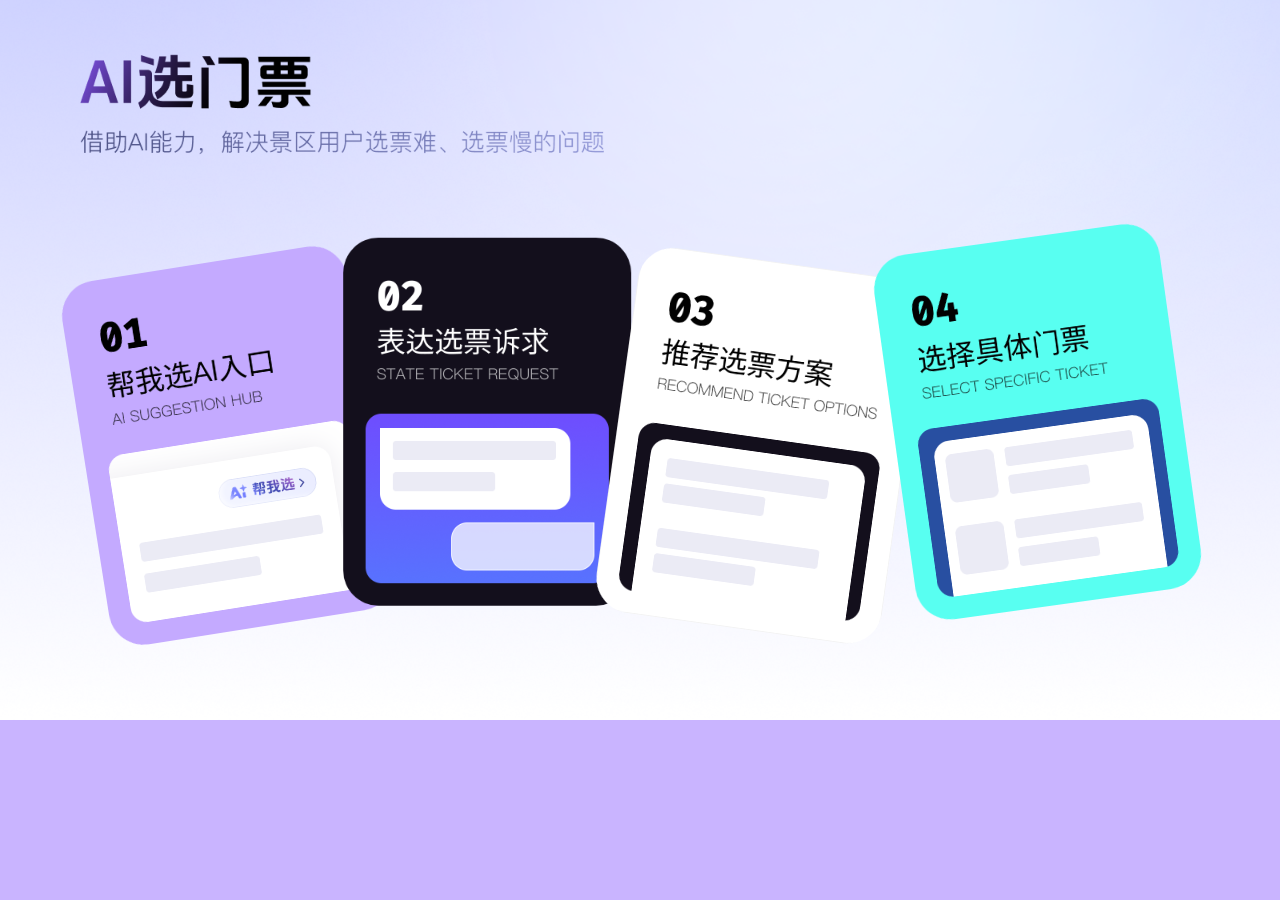
<file: index.html>
<!DOCTYPE html>
<html lang="zh-CN">
<head>
  <meta charset="UTF-8">
  <meta name="viewport" content="width=device-width, initial-scale=1.0">
  <title>AI选门票 · 双月重点</title>
  <link rel="stylesheet" href="styles.css">
</head>
<body>
  <div class="viewport" id="viewport">
    <div class="board" id="board">
      <img class="board-bg" src="assets/board-bg.png" alt="背景">

      <div class="cards" id="cards">
        <article class="card card-1"><img class="card-img" src="assets/card-1.png" alt="01 帮我选AI入口"></article>
        <article class="card card-2"><img class="card-img" src="assets/card-2.png" alt="02 表达选票诉求"></article>
        <article class="card card-3"><img class="card-img" src="assets/card-3.png" alt="03 推荐选票方案"></article>
        <article class="card card-4"><img class="card-img" src="assets/card-4.png" alt="04 选择具体门票"></article>
      </div>

      <div class="flip-mask"></div>
      <img class="fx-img fx-l" src="assets/test1-Left.png" alt="左标题">
      <img class="fx-img fx-r" src="assets/test1-Right.png" alt="右标题">
      <div class="flipped-yemian">
        <img class="yemian-layer yemian-img" src="assets/yemian1.png" alt="页面">
        <video class="yemian-layer yemian-video" playsinline webkit-playsinline preload="auto" muted loop aria-label="页面视频"></video>
      </div>
    </div>
  </div>

  <script src="https://cdnjs.cloudflare.com/ajax/libs/gsap/3.12.5/gsap.min.js"></script>
  <script src="script.js"></script>
</body>
</html>
</file>
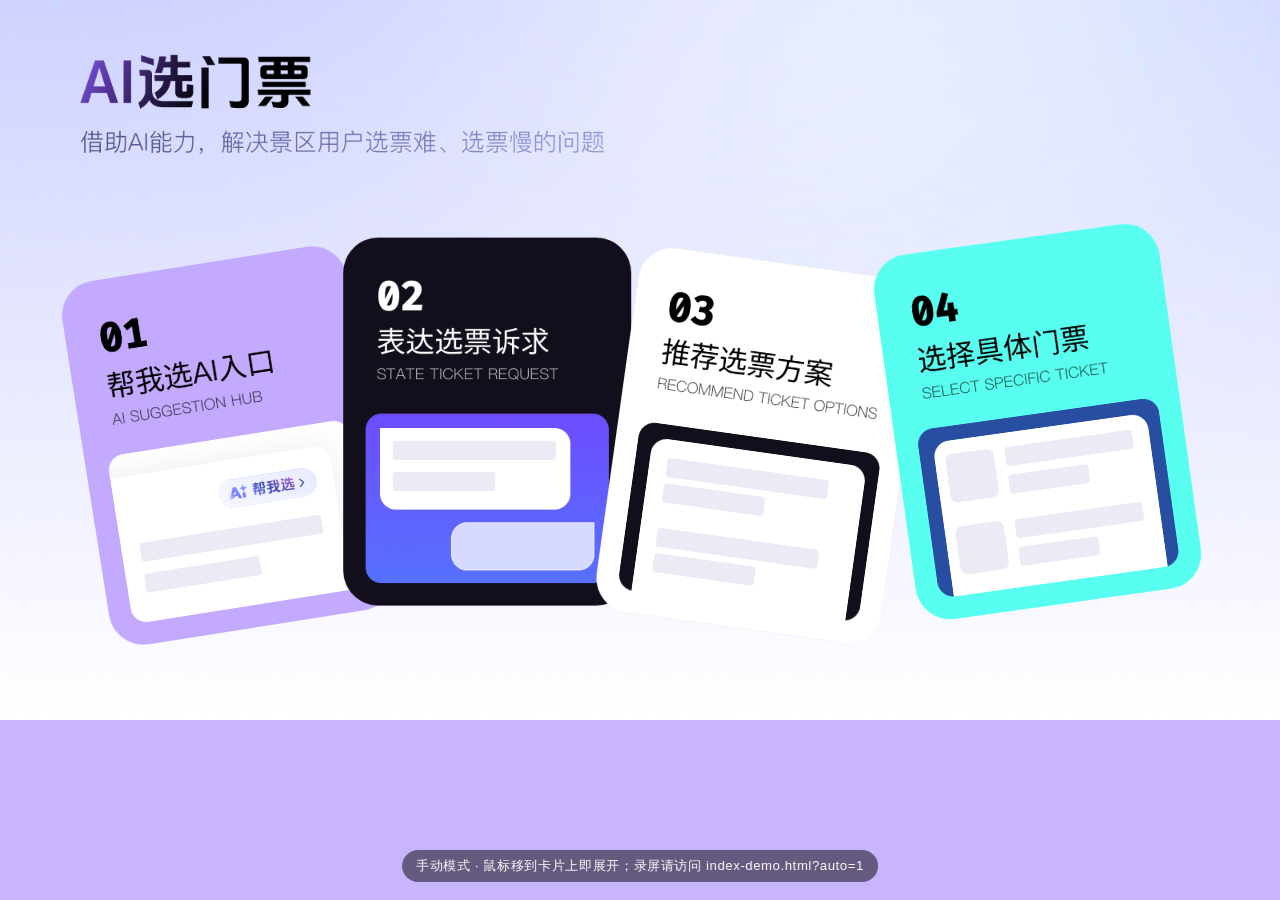
<file: index-demo.html>
<!DOCTYPE html>
<html lang="zh-CN">
<head>
  <meta charset="UTF-8">
  <meta name="viewport" content="width=device-width, initial-scale=1.0">
  <title>AI选门票 · 演示录屏</title>
  <link rel="stylesheet" href="styles.css">
  <style>
    /* 演示模式：卡片 hover 展示的顺序由 JS 触发，不需要手动鼠标 */
    .record-hint {
      position: fixed;
      left: 50%;
      bottom: 18px;
      transform: translateX(-50%);
      font-family: -apple-system, BlinkMacSystemFont, "PingFang SC", sans-serif;
      font-size: 13px;
      color: #ffffff;
      background: rgba(17,17,22,0.55);
      backdrop-filter: blur(8px);
      padding: 7px 14px;
      border-radius: 999px;
      z-index: 999;
      letter-spacing: 0.05em;
      user-select: none;
      pointer-events: none;
    }
  </style>
</head>
<body>
  <div class="viewport" id="viewport">
    <div class="board" id="board">
      <img class="board-bg" src="assets/board-bg.png" alt="背景">

      <div class="cards" id="cards">
        <article class="card card-1"><img class="card-img" src="assets/card-1.png" alt="01 帮我选AI入口"></article>
        <article class="card card-2"><img class="card-img" src="assets/card-2.png" alt="02 表达选票诉求"></article>
        <article class="card card-3"><img class="card-img" src="assets/card-3.png" alt="03 推荐选票方案"></article>
        <article class="card card-4"><img class="card-img" src="assets/card-4.png" alt="04 选择具体门票"></article>
      </div>

      <div class="flip-mask"></div>
      <img class="fx-img fx-l" src="assets/test1-Left.png" alt="左标题">
      <img class="fx-img fx-r" src="assets/test1-Right.png" alt="右标题">
      <div class="flipped-yemian">
        <img class="yemian-layer yemian-img" src="assets/yemian1.png" alt="页面">
        <video class="yemian-layer yemian-video" playsinline webkit-playsinline preload="auto" muted loop aria-label="页面视频"></video>
      </div>
    </div>
  </div>

  <div class="record-hint" id="hint">准备开始演示…</div>

  <script src="https://cdnjs.cloudflare.com/ajax/libs/gsap/3.12.5/gsap.min.js"></script>
  <script src="script.js"></script>
  <script>
    (function () {
      const board = document.getElementById('board');
      const hint = document.getElementById('hint');
      const wait = (ms) => new Promise(r => setTimeout(r, ms));
      let expandedCard = 0;

      window.__DEMO_CLICK_CARD = function (idx) {
        const el = {
          1: board.querySelector('.card-1'),
          2: board.querySelector('.card-2'),
          3: board.querySelector('.card-3'),
          4: board.querySelector('.card-4')
        }[idx];
        if (!el) return;
        el.dispatchEvent(new MouseEvent('mouseenter', { bubbles: true }));
        expandedCard = idx;
      };
      window.__DEMO_LEAVE = function () {
        if (!expandedCard) return;
        const el = {
          1: board.querySelector('.card-1'),
          2: board.querySelector('.card-2'),
          3: board.querySelector('.card-3'),
          4: board.querySelector('.card-4')
        }[expandedCard];
        if (el) el.dispatchEvent(new MouseEvent('mouseleave', { bubbles: true }));
        board.dispatchEvent(new MouseEvent('mouseleave', { bubbles: true }));
        expandedCard = 0;
      };

      async function runLoop() {
        await wait(1600);
        const steps = [
          { idx: 1, label: '01 帮我选 AI 入口 · 静态图', hold: 3200 },
          { idx: 2, label: '02 表达选票诉求 · 视频', hold: 3600 },
          { idx: 3, label: '03 推荐选票方案 · 视频', hold: 3600 },
          { idx: 4, label: '04 选择具体门票 · 视频', hold: 3600 }
        ];
        // 两次循环保证录制有足够素材
        for (let loop = 0; loop < 2; loop++) {
          for (const s of steps) {
            hint.textContent = s.label;
            window.__DEMO_CLICK_CARD(s.idx);
            await wait(s.hold);
            window.__DEMO_LEAVE();
            await wait(900);
          }
          hint.textContent = loop === 0 ? '即将播放第二轮…' : '演示结束';
          await wait(700);
        }
      }

      const AUTO = new URLSearchParams(window.location.search).get('auto') === '1';

      if (AUTO) {
        hint.textContent = '自动演示模式 · ?auto=1';
        // 等入场动画完成再开始
        setTimeout(runLoop, 2600);
      } else {
        hint.textContent = '手动模式 · 鼠标移到卡片上即展开；录屏请访问 index-demo.html?auto=1';
      }
    })();
  </script>
</body>
</html>
</file>
<file: styles.css>
* {
  margin: 0;
  padding: 0;
  box-sizing: border-box;
}

html, body {
  width: 100%;
  height: 100%;
  background: #C9B4FF;
  -webkit-font-smoothing: antialiased;
  overflow: hidden;
}

body {
  display: block;
  margin: 0;
  padding: 0;
}

.viewport {
  width: 1600px;
  height: 900px;
  position: absolute;
  top: 0;
  left: 0;
  transform-origin: top left;
}

.board {
  position: absolute;
  top: 0;
  left: 0;
  width: 1600px;
  height: 900px;
  border-radius: 0;
  overflow: visible;
  z-index: 1;
}

.board-bg {
  position: absolute;
  top: 0;
  left: 0;
  width: 1600px;
  height: 900px;
  object-fit: fill;
  display: block;
  z-index: 1;
  -webkit-user-drag: none;
  user-select: none;
  pointer-events: none;
}

.cards {
  position: absolute;
  inset: 0;
  z-index: 5;
}

.card {
  position: absolute;
  width: 360px;
  height: 460px;
  transform-origin: center center;
  will-change: transform, opacity;
  background: transparent;
  overflow: visible;
  cursor: pointer;
}

.card-img {
  display: block;
  width: 100%;
  height: 100%;
  object-fit: contain;
  -webkit-user-drag: none;
  user-select: none;
  pointer-events: none;
  border-radius: 44px;
}

.card-1 {
  left: 105px;
  top: 327px;
  transform: rotate(-9deg);
  z-index: 10;
}

.card-2 {
  left: 429px;
  top: 297px;
  transform: rotate(0deg);
  z-index: 11;
}

.card-3 {
  left: 770px;
  top: 327px;
  transform: rotate(8deg);
  z-index: 12;
}

.card-4 {
  left: 1117px;
  top: 297px;
  transform: rotate(-8deg);
  z-index: 13;
}

.flip-mask {
  position: absolute;
  inset: 0;
  width: 100%;
  height: 100%;
  z-index: 20;
  opacity: 0;
  pointer-events: none;
  will-change: opacity;
}

.board[data-card="1"] .flip-mask {
  background: linear-gradient(135deg, #D6C5FF 0%, #E1D3FF 45%, #C9B4FF 100%);
}

.board[data-card="2"] .flip-mask {
  background: linear-gradient(135deg, #241E3F 0%, #1B1633 50%, #110E1E 100%);
}

.board[data-card="3"] .flip-mask {
  background: linear-gradient(135deg, #FFFFFF 0%, #F7F8FF 50%, #F0F1FB 100%);
}

.board[data-card="4"] .flip-mask {
  background: linear-gradient(135deg, #D4FFF9 0%, #B5FFF6 40%, #7EF8F0 100%);
}

.fx-img {
  position: absolute;
  top: 50%;
  z-index: 30;
  transform: translateY(-50%);
  opacity: 0;
  pointer-events: none;
  will-change: transform, opacity;
  user-select: none;
  -webkit-user-drag: none;
  object-fit: contain;
  display: block;
}

.fx-img.fx-l {
  left: 120px;
  right: calc(50% + 280px);
  max-width: calc(50% - 400px);
  width: auto;
  height: 42%;
}

.fx-img.fx-r {
  right: 120px;
  left: calc(50% + 280px);
  max-width: calc(50% - 400px);
  width: auto;
  height: 42%;
}

.flipped-yemian {
  position: absolute;
  z-index: 25;
  left: 50%;
  top: 50%;
  width: 372px;
  height: 780px;
  margin-left: -186px;
  margin-top: -390px;
  opacity: 0;
  pointer-events: none;
  will-change: transform, opacity;
  transform-origin: center center;
  border-radius: 44px;
  overflow: hidden;
  filter: none;
}

.yemian-layer {
  position: absolute;
  inset: 0;
  width: 100%;
  height: 100%;
  object-fit: contain;
  display: block;
  background: transparent;
  -webkit-user-drag: none;
  user-select: none;
  pointer-events: none;
}

.yemian-video {
  display: none;
}

.flipped-yemian[data-layer="video"] .yemian-img { display: none; }
.flipped-yemian[data-layer="video"] .yemian-video { display: block; }
.flipped-yemian[data-layer="img"] .yemian-img { display: block; }
.flipped-yemian[data-layer="img"] .yemian-video { display: none; }
</file>
